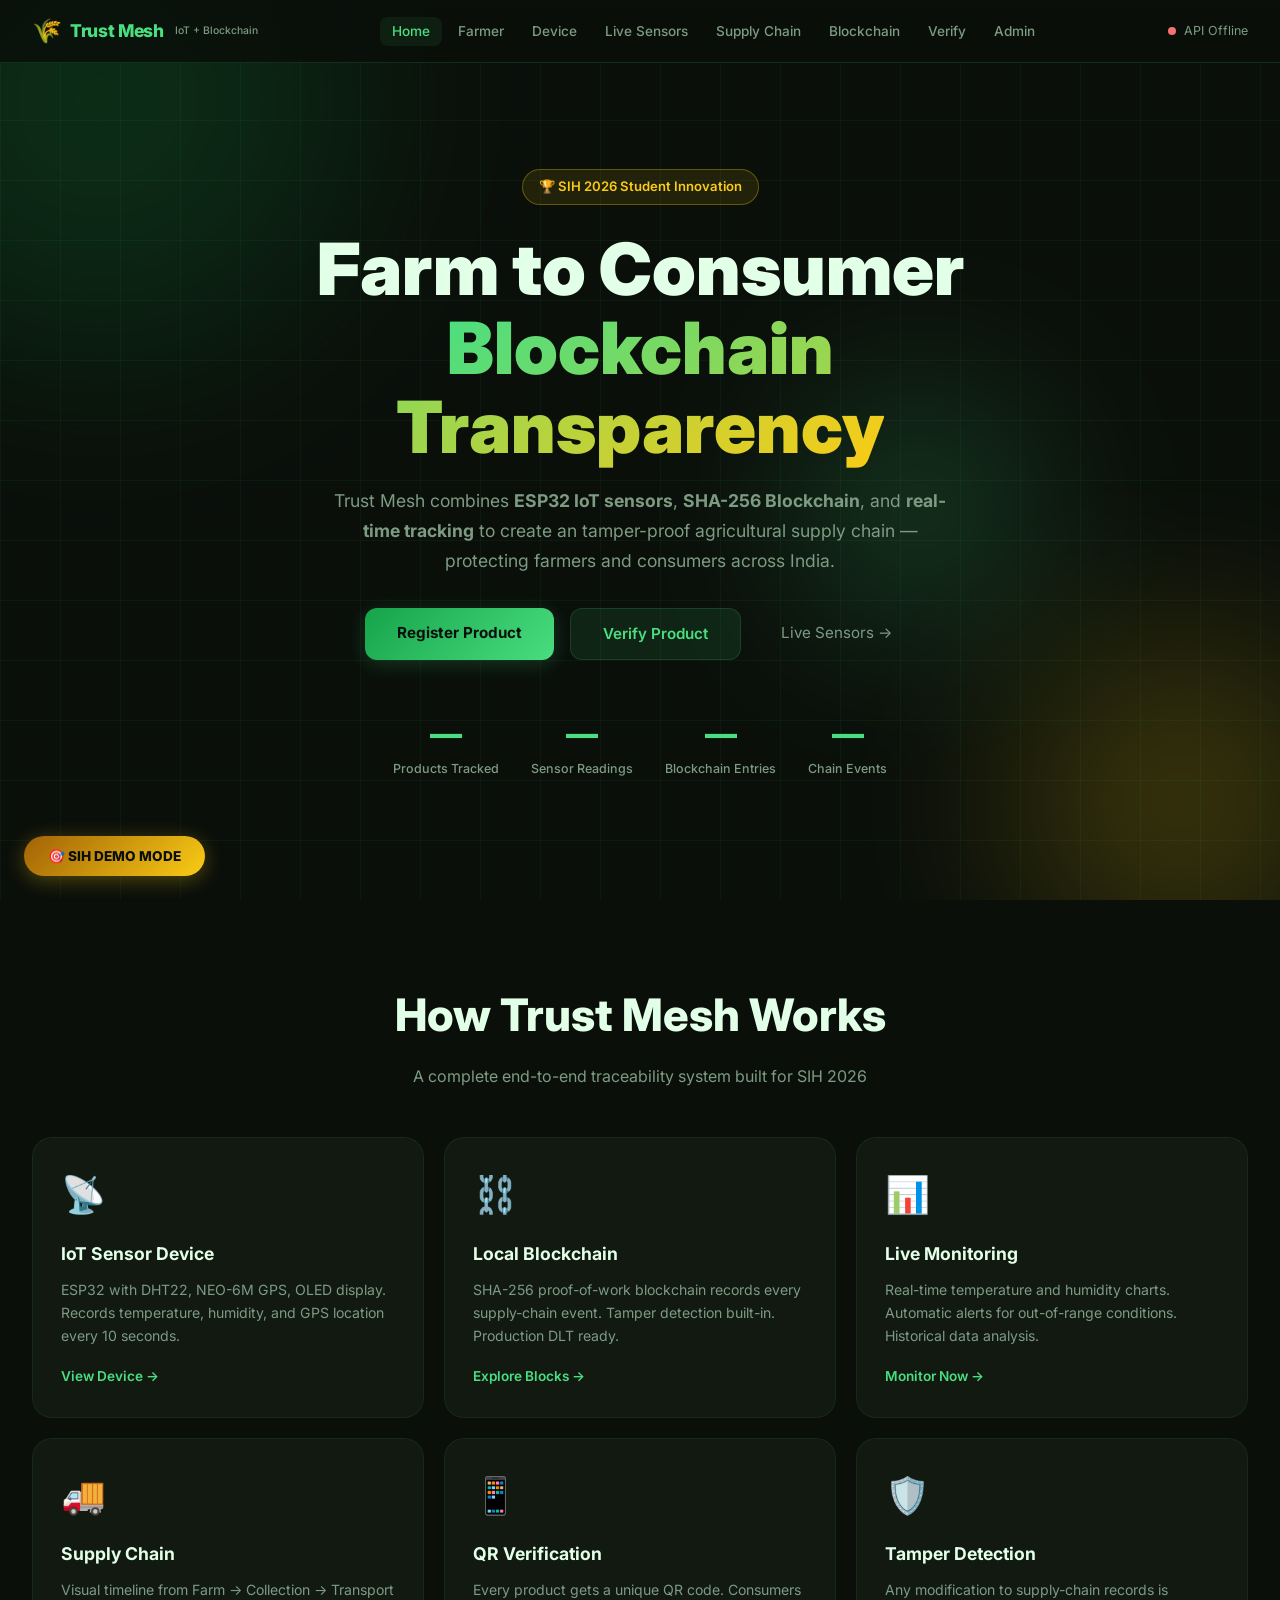
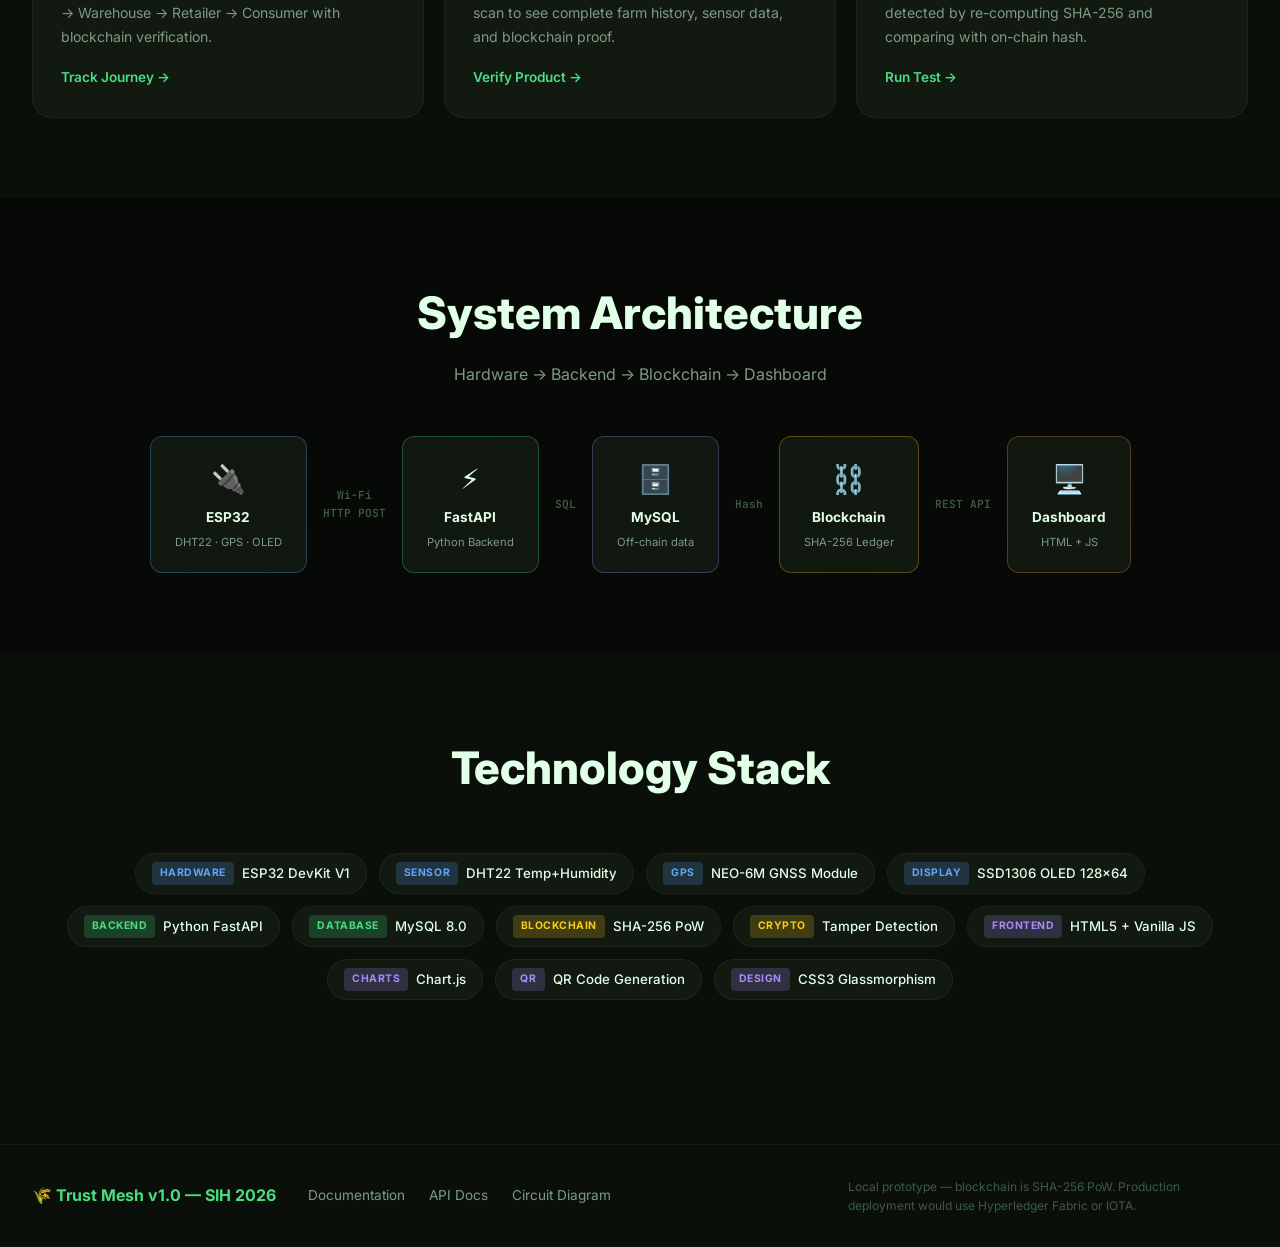
<file: frontend/index.html>
<!DOCTYPE html>
<html lang="en">
<head>
<meta charset="UTF-8">
<meta name="viewport" content="width=device-width, initial-scale=1.0">
<title>Trust Mesh — Blockchain-Powered Agricultural Supply Chain</title>
<meta name="description" content="Trust Mesh: IoT + Blockchain supply-chain traceability for Indian agriculture. Farm to consumer transparency.">
<link rel="preconnect" href="https://fonts.googleapis.com">
<link href="https://fonts.googleapis.com/css2?family=Inter:wght@300;400;500;600;700;800;900&family=JetBrains+Mono:wght@400;600&display=swap" rel="stylesheet">
<link rel="stylesheet" href="css/main.css">
</head>
<body>

<!-- NAV -->
<nav class="navbar" id="navbar">
  <div class="nav-brand">
    <div class="nav-logo">🌾</div>
    <span class="nav-title">Trust Mesh</span>
    <span class="nav-sub">IoT + Blockchain</span>
  </div>
  <ul class="nav-links">
    <li><a href="index.html" class="active">Home</a></li>
    <li><a href="farmer.html">Farmer</a></li>
    <li><a href="hardware.html">Device</a></li>
    <li><a href="monitor.html">Live Sensors</a></li>
    <li><a href="supply.html">Supply Chain</a></li>
    <li><a href="blockchain.html">Blockchain</a></li>
    <li><a href="verify.html">Verify</a></li>
    <li><a href="admin.html">Admin</a></li>
  </ul>
  <div class="nav-status">
    <div class="status-dot" id="apiDot" title="API Status"></div>
    <span id="apiStatus">Connecting...</span>
  </div>
</nav>

<!-- HERO -->
<section class="hero">
  <div class="hero-bg">
    <div class="hero-orb orb1"></div>
    <div class="hero-orb orb2"></div>
    <div class="hero-orb orb3"></div>
    <div class="grid-overlay"></div>
  </div>
  <div class="hero-content">
    <div class="hero-badge">🏆 SIH 2026 Student Innovation</div>
    <h1 class="hero-title">
      Farm to Consumer<br>
      <span class="gradient-text">Blockchain Transparency</span>
    </h1>
    <p class="hero-desc">
      Trust Mesh combines <strong>ESP32 IoT sensors</strong>, <strong>SHA-256 Blockchain</strong>,
      and <strong>real-time tracking</strong> to create an tamper-proof agricultural
      supply chain — protecting farmers and consumers across India.
    </p>
    <div class="hero-actions">
      <a href="farmer.html" class="btn-primary">Register Product</a>
      <a href="verify.html" class="btn-secondary">Verify Product</a>
      <a href="monitor.html" class="btn-ghost">Live Sensors →</a>
    </div>
    <div class="hero-stats">
      <div class="hstat"><span class="hstat-val" id="hs-products">—</span><span class="hstat-label">Products Tracked</span></div>
      <div class="hstat"><span class="hstat-val" id="hs-readings">—</span><span class="hstat-label">Sensor Readings</span></div>
      <div class="hstat"><span class="hstat-val" id="hs-blocks">—</span><span class="hstat-label">Blockchain Entries</span></div>
      <div class="hstat"><span class="hstat-val" id="hs-events">—</span><span class="hstat-label">Chain Events</span></div>
    </div>
  </div>
</section>

<!-- FEATURES -->
<section class="section" id="features">
  <div class="section-header">
    <h2>How Trust Mesh Works</h2>
    <p>A complete end-to-end traceability system built for SIH 2026</p>
  </div>
  <div class="feature-grid">
    <div class="feature-card">
      <div class="feature-icon">📡</div>
      <h3>IoT Sensor Device</h3>
      <p>ESP32 with DHT22, NEO-6M GPS, OLED display. Records temperature, humidity, and GPS location every 10 seconds.</p>
      <a href="hardware.html" class="feature-link">View Device →</a>
    </div>
    <div class="feature-card">
      <div class="feature-icon">⛓️</div>
      <h3>Local Blockchain</h3>
      <p>SHA-256 proof-of-work blockchain records every supply-chain event. Tamper detection built-in. Production DLT ready.</p>
      <a href="blockchain.html" class="feature-link">Explore Blocks →</a>
    </div>
    <div class="feature-card">
      <div class="feature-icon">📊</div>
      <h3>Live Monitoring</h3>
      <p>Real-time temperature and humidity charts. Automatic alerts for out-of-range conditions. Historical data analysis.</p>
      <a href="monitor.html" class="feature-link">Monitor Now →</a>
    </div>
    <div class="feature-card">
      <div class="feature-icon">🚚</div>
      <h3>Supply Chain</h3>
      <p>Visual timeline from Farm → Collection → Transport → Warehouse → Retailer → Consumer with blockchain verification.</p>
      <a href="supply.html" class="feature-link">Track Journey →</a>
    </div>
    <div class="feature-card">
      <div class="feature-icon">📱</div>
      <h3>QR Verification</h3>
      <p>Every product gets a unique QR code. Consumers scan to see complete farm history, sensor data, and blockchain proof.</p>
      <a href="verify.html" class="feature-link">Verify Product →</a>
    </div>
    <div class="feature-card">
      <div class="feature-icon">🛡️</div>
      <h3>Tamper Detection</h3>
      <p>Any modification to supply-chain records is detected by re-computing SHA-256 and comparing with on-chain hash.</p>
      <a href="admin.html" class="feature-link">Run Test →</a>
    </div>
  </div>
</section>

<!-- ARCHITECTURE -->
<section class="section dark-section">
  <div class="section-header">
    <h2>System Architecture</h2>
    <p>Hardware → Backend → Blockchain → Dashboard</p>
  </div>
  <div class="arch-flow">
    <div class="arch-node sensor-node">
      <div class="arch-icon">🔌</div>
      <strong>ESP32</strong>
      <small>DHT22 · GPS · OLED</small>
    </div>
    <div class="arch-arrow">Wi-Fi<br>HTTP POST</div>
    <div class="arch-node api-node">
      <div class="arch-icon">⚡</div>
      <strong>FastAPI</strong>
      <small>Python Backend</small>
    </div>
    <div class="arch-arrow">SQL</div>
    <div class="arch-node db-node">
      <div class="arch-icon">🗄️</div>
      <strong>MySQL</strong>
      <small>Off-chain data</small>
    </div>
    <div class="arch-arrow">Hash</div>
    <div class="arch-node chain-node">
      <div class="arch-icon">⛓️</div>
      <strong>Blockchain</strong>
      <small>SHA-256 Ledger</small>
    </div>
    <div class="arch-arrow">REST API</div>
    <div class="arch-node dash-node">
      <div class="arch-icon">🖥️</div>
      <strong>Dashboard</strong>
      <small>HTML + JS</small>
    </div>
  </div>
</section>

<!-- TECH STACK -->
<section class="section">
  <div class="section-header">
    <h2>Technology Stack</h2>
  </div>
  <div class="tech-grid">
    <div class="tech-item"><span class="tech-badge hardware">HARDWARE</span> ESP32 DevKit V1</div>
    <div class="tech-item"><span class="tech-badge hardware">SENSOR</span> DHT22 Temp+Humidity</div>
    <div class="tech-item"><span class="tech-badge hardware">GPS</span> NEO-6M GNSS Module</div>
    <div class="tech-item"><span class="tech-badge hardware">DISPLAY</span> SSD1306 OLED 128×64</div>
    <div class="tech-item"><span class="tech-badge backend">BACKEND</span> Python FastAPI</div>
    <div class="tech-item"><span class="tech-badge backend">DATABASE</span> MySQL 8.0</div>
    <div class="tech-item"><span class="tech-badge chain">BLOCKCHAIN</span> SHA-256 PoW</div>
    <div class="tech-item"><span class="tech-badge chain">CRYPTO</span> Tamper Detection</div>
    <div class="tech-item"><span class="tech-badge frontend">FRONTEND</span> HTML5 + Vanilla JS</div>
    <div class="tech-item"><span class="tech-badge frontend">CHARTS</span> Chart.js</div>
    <div class="tech-item"><span class="tech-badge frontend">QR</span> QR Code Generation</div>
    <div class="tech-item"><span class="tech-badge frontend">DESIGN</span> CSS3 Glassmorphism</div>
  </div>
</section>

<!-- DEMO MODE BUTTON -->
<div class="demo-float" id="demoBtn">
  <button class="btn-demo" onclick="window.location.href='admin.html#demo'">
    🎯 SIH DEMO MODE
  </button>
</div>

<!-- SIM BANNER -->
<div class="sim-banner" id="simBanner" style="display:none">
  ⚠️ <strong>SIMULATION MODE ACTIVE</strong> — Data generated by software, not physical hardware
  <button onclick="stopSim()" class="sim-stop-btn">Stop Simulation</button>
</div>

<footer class="footer">
  <div class="footer-content">
    <div class="footer-brand">🌾 Trust Mesh v1.0 — SIH 2026</div>
    <div class="footer-links">
      <a href="docs/README.md">Documentation</a>
      <a href="docs/API.md">API Docs</a>
      <a href="docs/CIRCUIT.md">Circuit Diagram</a>
    </div>
    <div class="footer-note">Local prototype — blockchain is SHA-256 PoW. Production deployment would use Hyperledger Fabric or IOTA.</div>
  </div>
</footer>

<script src="js/api.js"></script>
<script src="js/app.js"></script>
<script>
  async function init() {
    const stats = await API.getStats();
    if (stats) {
      document.getElementById('hs-products').textContent = stats.products || 0;
      document.getElementById('hs-readings').textContent = stats.sensor_readings || 0;
      document.getElementById('hs-blocks').textContent   = stats.blockchain_txns || 0;
      document.getElementById('hs-events').textContent   = stats.supply_events || 0;
      if (stats.simulation_mode) showSimBanner();
    }
  }
  function showSimBanner() {
    document.getElementById('simBanner').style.display = 'flex';
  }
  async function stopSim() {
    await API.stopSimulation();
    document.getElementById('simBanner').style.display = 'none';
  }
  init();
  checkAPIStatus();
  setInterval(init, 10000);
</script>
</body>
</html>
</file>
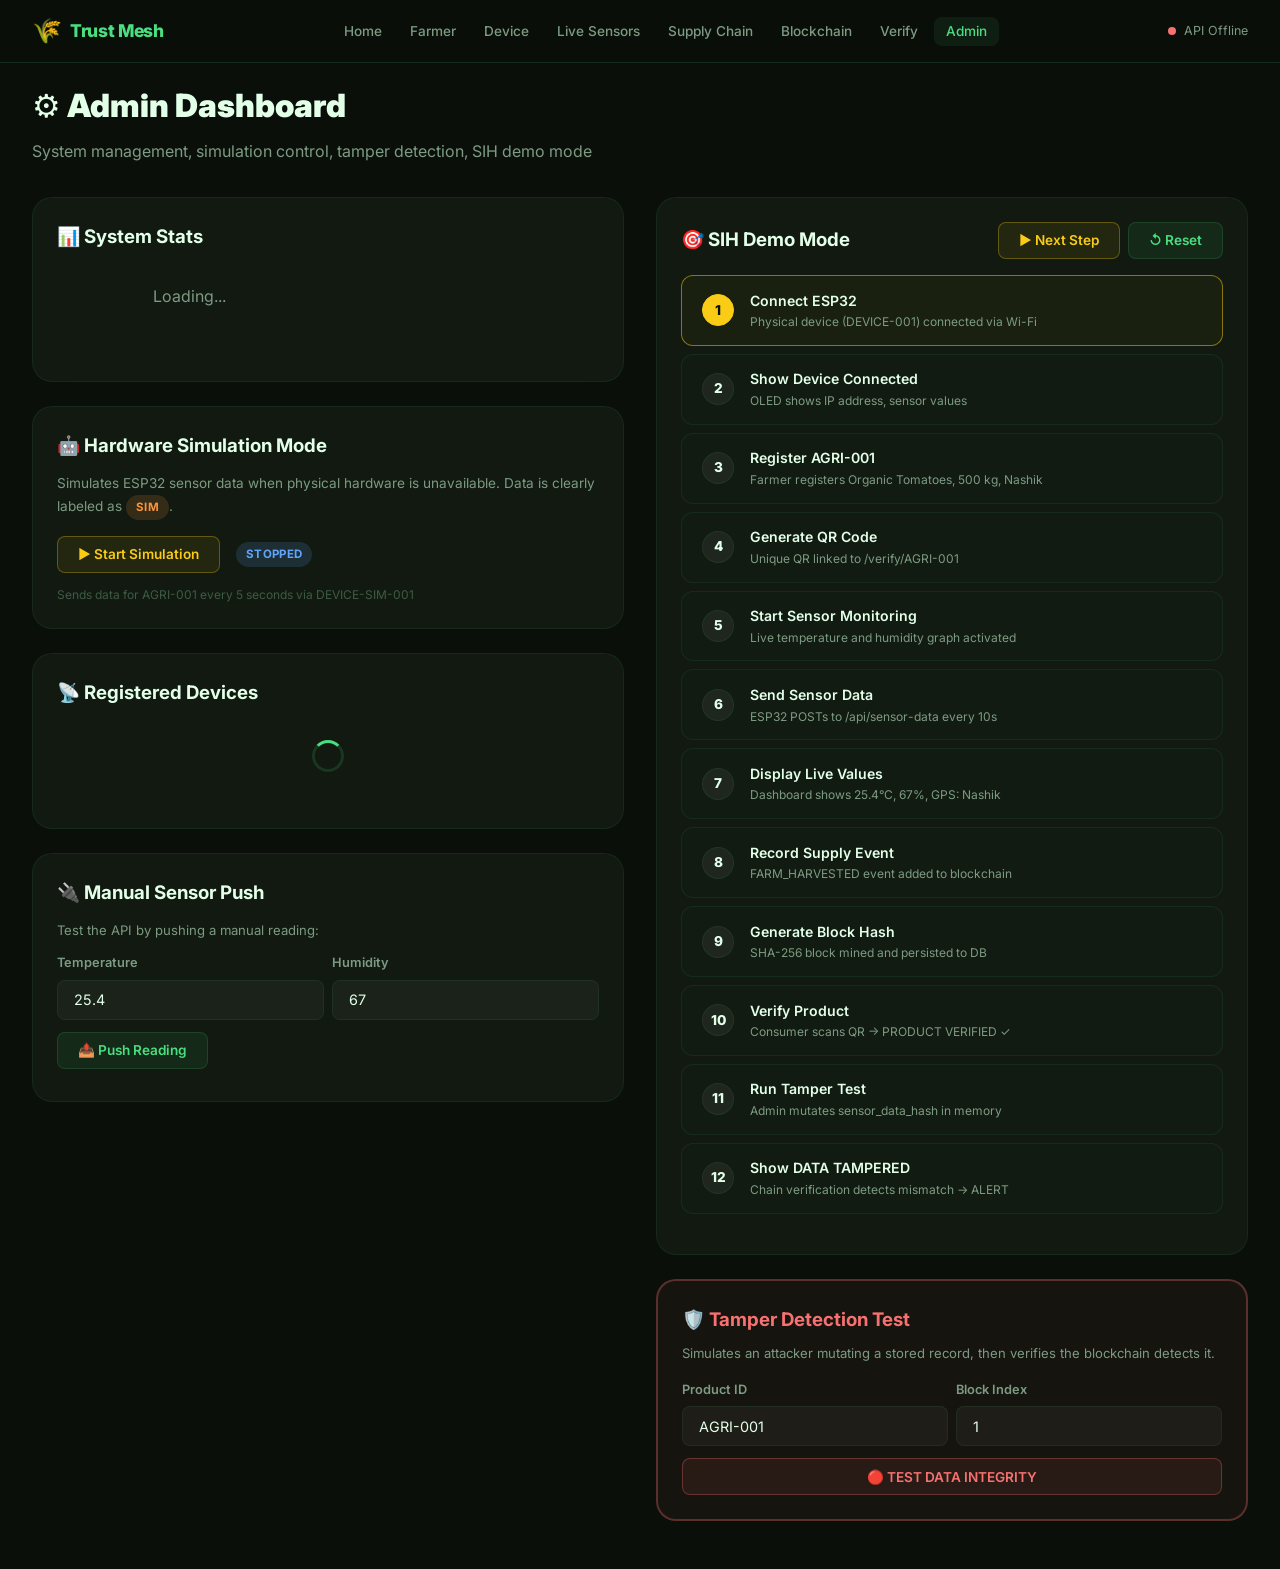
<file: frontend/admin.html>
<!DOCTYPE html>
<html lang="en">
<head>
<meta charset="UTF-8"><meta name="viewport" content="width=device-width,initial-scale=1">
<title>Admin Dashboard — Trust Mesh</title>
<link rel="preconnect" href="https://fonts.googleapis.com">
<link href="https://fonts.googleapis.com/css2?family=Inter:wght@300;400;500;600;700;800;900&family=JetBrains+Mono:wght@400;600&display=swap" rel="stylesheet">
<link rel="stylesheet" href="css/main.css">
<style>
.admin-page { padding: 80px 2rem 3rem; max-width: 1300px; margin: 0 auto; }
.demo-step {
  display: flex; align-items: center; gap: 1rem;
  padding: .85rem 1.25rem; border-radius: var(--radius);
  background: var(--c-panel); border: 1px solid var(--c-border2);
  margin-bottom: .5rem; transition: var(--transition);
}
.demo-step.done   { border-color: rgba(74,222,128,.4); background: rgba(74,222,128,.04); }
.demo-step.active { border-color: rgba(250,204,21,.5); background: rgba(250,204,21,.04); }
.demo-step-num {
  width: 32px; height: 32px; border-radius: 50%; flex-shrink: 0;
  display: flex; align-items: center; justify-content: center;
  font-weight: 800; font-size: .85rem;
  background: rgba(255,255,255,.05); border: 1px solid var(--c-border2);
}
.demo-step.done   .demo-step-num { background: var(--c-green); color: #0a0f0a; border-color: var(--c-green); }
.demo-step.active .demo-step-num { background: var(--c-gold); color: #0a0f0a; border-color: var(--c-gold); animation: pulse 1s infinite; }

.tamper-box {
  padding: 1.5rem; border-radius: var(--radius-lg);
  border: 2px solid rgba(248,113,113,.3); background: rgba(248,113,113,.05);
}
.tamper-result {
  margin-top: 1rem; padding: 1rem; border-radius: var(--radius);
  font-family: var(--font-mono); font-size: .82rem; display: none;
}
.tamper-tampered {
  background: rgba(248,113,113,.15); border: 1px solid rgba(248,113,113,.4);
  color: var(--c-red); animation: tamperBlink .5s infinite;
}
.tamper-valid {
  background: rgba(74,222,128,.1); border: 1px solid rgba(74,222,128,.3);
  color: var(--c-green);
}

.sim-control {
  display: flex; gap: 1rem; align-items: center; flex-wrap: wrap;
}
</style>
</head>
<body>
<nav class="navbar">
  <div class="nav-brand"><div class="nav-logo">🌾</div><span class="nav-title">Trust Mesh</span></div>
  <ul class="nav-links">
    <li><a href="index.html">Home</a></li>
    <li><a href="farmer.html">Farmer</a></li>
    <li><a href="hardware.html">Device</a></li>
    <li><a href="monitor.html">Live Sensors</a></li>
    <li><a href="supply.html">Supply Chain</a></li>
    <li><a href="blockchain.html">Blockchain</a></li>
    <li><a href="verify.html">Verify</a></li>
    <li><a href="admin.html" class="active">Admin</a></li>
  </ul>
  <div class="nav-status"><div class="status-dot" id="apiDot"></div><span id="apiStatus">Connecting...</span></div>
</nav>

<div class="admin-page">
  <h1 class="page-title" style="font-size:2rem;padding:0;margin-bottom:.5rem">⚙️ Admin Dashboard</h1>
  <p style="color:var(--c-text-muted);margin-bottom:2rem">System management, simulation control, tamper detection, SIH demo mode</p>

  <div style="display:grid;grid-template-columns:1fr 1fr;gap:2rem;align-items:start">

    <!-- Left -->
    <div style="display:flex;flex-direction:column;gap:1.5rem">

      <!-- Stats -->
      <div class="glass-card">
        <h3 style="margin-bottom:1rem">📊 System Stats</h3>
        <div class="metric-grid" style="grid-template-columns:1fr 1fr;gap:.75rem" id="adminStats">
          <div style="text-align:center;padding:1rem;color:var(--c-text-muted)">Loading...</div>
        </div>
      </div>

      <!-- Simulation control -->
      <div class="glass-card">
        <h3 style="margin-bottom:.75rem">🤖 Hardware Simulation Mode</h3>
        <p style="font-size:.85rem;color:var(--c-text-muted);margin-bottom:1rem">
          Simulates ESP32 sensor data when physical hardware is unavailable.
          Data is clearly labeled as <span class="badge badge-orange">SIM</span>.
        </p>
        <div class="sim-control">
          <button class="btn btn-gold" id="startSimBtn" onclick="startSim()">▶ Start Simulation</button>
          <button class="btn btn-danger" id="stopSimBtn" onclick="stopSim()" style="display:none">⏹ Stop Simulation</button>
          <span id="simStatus" class="badge badge-blue">STOPPED</span>
        </div>
        <div style="font-size:.75rem;color:var(--c-text-dim);margin-top:.75rem">Sends data for AGRI-001 every 5 seconds via DEVICE-SIM-001</div>
      </div>

      <!-- Devices -->
      <div class="glass-card">
        <h3 style="margin-bottom:1rem">📡 Registered Devices</h3>
        <div id="deviceList"><div class="spinner"></div></div>
      </div>

      <!-- API test -->
      <div class="glass-card">
        <h3 style="margin-bottom:.75rem">🔌 Manual Sensor Push</h3>
        <p style="font-size:.82rem;color:var(--c-text-muted);margin-bottom:.75rem">Test the API by pushing a manual reading:</p>
        <div class="form-grid" style="gap:.5rem;margin-bottom:.75rem">
          <div class="form-group"><label>Temperature</label><input type="number" id="manTemp" value="25.4" step="0.1"></div>
          <div class="form-group"><label>Humidity</label><input type="number" id="manHum" value="67" step="0.1"></div>
        </div>
        <button class="btn" onclick="pushManual()">📤 Push Reading</button>
        <div id="manualResult" style="margin-top:.5rem;font-size:.8rem"></div>
      </div>
    </div>

    <!-- Right: Demo Mode + Tamper -->
    <div style="display:flex;flex-direction:column;gap:1.5rem">

      <!-- SIH Demo Mode -->
      <div class="glass-card" id="demo">
        <div style="display:flex;align-items:center;justify-content:space-between;margin-bottom:1rem">
          <h3>🎯 SIH Demo Mode</h3>
          <div style="display:flex;gap:.5rem">
            <button class="btn btn-gold" onclick="runNextStep()">▶ Next Step</button>
            <button class="btn" onclick="resetDemo()">↺ Reset</button>
          </div>
        </div>
        <div id="demoSteps"></div>
        <div id="demoOutput" style="margin-top:1rem;font-size:.82rem;color:var(--c-text-muted);font-family:var(--font-mono)"></div>
      </div>

      <!-- Tamper Detection -->
      <div class="tamper-box">
        <h3 style="margin-bottom:.5rem;color:var(--c-red)">🛡️ Tamper Detection Test</h3>
        <p style="font-size:.82rem;color:var(--c-text-muted);margin-bottom:1rem">
          Simulates an attacker mutating a stored record, then verifies the blockchain detects it.
        </p>
        <div class="form-grid" style="gap:.5rem;margin-bottom:.75rem">
          <div class="form-group"><label>Product ID</label><input type="text" id="tamperId" value="AGRI-001"></div>
          <div class="form-group"><label>Block Index</label><input type="number" id="tamperBlock" value="1" min="0"></div>
        </div>
        <button class="btn btn-danger" onclick="runTamperTest()" style="width:100%;justify-content:center">
          🔴 TEST DATA INTEGRITY
        </button>
        <div id="tamperResult" class="tamper-result"></div>
      </div>

    </div>
  </div>
</div>

<div class="sim-banner" id="simBanner" style="display:none">
  ⚠️ <strong>SIMULATION MODE ACTIVE</strong> — Data generated by software, not physical hardware
  <button onclick="stopSim()" class="sim-stop-btn">Stop Simulation</button>
</div>

<script src="js/api.js"></script>
<script src="js/app.js"></script>
<script>
let demoStep = 0;

// ---- Demo mode -----------------------------------------------
function renderDemoSteps() {
  const steps = window.DEMO_STEPS || [];
  document.getElementById('demoSteps').innerHTML = steps.map((s,i) => `
    <div class="demo-step" id="dstep-${s.id}">
      <div class="demo-step-num">${i < demoStep ? '✓' : s.id}</div>
      <div>
        <div style="font-weight:600;font-size:.88rem">${s.label}</div>
        <div style="font-size:.75rem;color:var(--c-text-muted)">${s.desc}</div>
      </div>
    </div>`).join('');
  // Mark done/active
  steps.forEach((s,i) => {
    const el = document.getElementById(`dstep-${s.id}`);
    if (i < demoStep)     el.className = 'demo-step done';
    else if (i===demoStep) el.className = 'demo-step active';
    else                   el.className = 'demo-step';
  });
}

async function runNextStep() {
  const steps = window.DEMO_STEPS || [];
  if (demoStep >= steps.length) { toast('Demo complete! Click Reset to restart.', 'success'); return; }

  const step = steps[demoStep];
  const out = document.getElementById('demoOutput');
  out.textContent = `▶ Executing: ${step.label}...`;

  // Perform actual actions for key steps
  try {
    if (step.id === 3) {
      await API.registerProduct({ product_id:'AGRI-001', farmer_user_id:'USER-FARMER-001', name:'Organic Tomatoes', category:'Vegetable', quantity:500, unit:'kg', harvest_date:'2026-09-20', origin_location:'Nashik, Maharashtra' });
      out.textContent = '✓ Product AGRI-001 registered — Genesis block created';
    } else if (step.id === 6) {
      await API.sendSensorData({ device_id:'DEVICE-001', product_id:'AGRI-001', temperature:25.4, humidity:67, latitude:20.0059, longitude:73.7897, timestamp:new Date().toISOString(), is_simulated:false });
      out.textContent = '✓ Sensor data sent: T=25.4°C H=67% GPS=Nashik';
    } else if (step.id === 8) {
      await API.addSupplyEvent({ product_id:'AGRI-001', user_id:'USER-FARMER-001', event_type:'FARM_HARVESTED', location:'Nashik, Maharashtra', notes:'Batch A — Premium quality' });
      out.textContent = '✓ FARM_HARVESTED event recorded on blockchain';
    } else if (step.id === 12) {
      const r = await API.tamperTest({ product_id:'AGRI-001', block_index:1 });
      const anyTampered = r.report?.blocks?.some(b => b.status === 'TAMPERED');
      out.innerHTML = anyTampered
        ? '<span style="color:var(--c-red);font-weight:700;animation:tamperBlink .5s infinite">🚨 DATA TAMPERED — Hash mismatch detected!</span>'
        : '✓ Chain valid — No tampering detected';
    } else {
      out.textContent = `✓ ${step.label} — ${step.desc}`;
    }
  } catch(e) {
    out.textContent = `⚠ ${e.message} (may already exist — continuing)`;
  }

  demoStep++;
  renderDemoSteps();
}

function resetDemo() { demoStep = 0; renderDemoSteps(); document.getElementById('demoOutput').textContent = 'Demo reset. Click "Next Step" to begin.'; }

// ---- Tamper test ---------------------------------------------
async function runTamperTest() {
  const pid   = document.getElementById('tamperId').value;
  const block = parseInt(document.getElementById('tamperBlock').value);
  const el    = document.getElementById('tamperResult');

  el.style.display = 'block';
  el.className = 'tamper-result';
  el.textContent = 'Running integrity check...';

  try {
    const r = await API.tamperTest({ product_id: pid, block_index: block });
    const anyTampered = r.report?.blocks?.some(b => b.status === 'TAMPERED');

    if (anyTampered) {
      el.className = 'tamper-result tamper-tampered';
      el.innerHTML = `🚨 DATA TAMPERED!\n\nField mutated: ${r.mutated_field}\n` +
        r.report.blocks.filter(b=>b.status==='TAMPERED').map(b=>
          `Block #${b.block_index}: stored=${b.stored_hash?.slice(0,16)}... ≠ recomputed=${b.recomputed?.slice(0,16)}...`
        ).join('\n');
    } else {
      el.className = 'tamper-result tamper-valid';
      el.textContent = '✓ DATA VERIFIED — All hashes match. Chain is intact.';
    }
    toast(anyTampered ? '🚨 Tamper detected!' : '✓ Data verified', anyTampered ? 'error' : 'success');
  } catch(e) {
    el.textContent = '❌ ' + e.message;
    toast(e.message, 'error');
  }
}

// ---- Simulation ---------------------------------------------
async function startSim() {
  try {
    await API.startSimulation();
    document.getElementById('startSimBtn').style.display = 'none';
    document.getElementById('stopSimBtn').style.display  = 'flex';
    document.getElementById('simStatus').textContent = 'RUNNING';
    document.getElementById('simStatus').className   = 'badge badge-green';
    document.getElementById('simBanner').style.display = 'flex';
    toast('Simulation started!', 'success');
  } catch(e) { toast(e.message, 'error'); }
}

async function stopSim() {
  try {
    await API.stopSimulation();
    document.getElementById('startSimBtn').style.display = 'flex';
    document.getElementById('stopSimBtn').style.display  = 'none';
    document.getElementById('simStatus').textContent = 'STOPPED';
    document.getElementById('simStatus').className   = 'badge badge-blue';
    document.getElementById('simBanner').style.display = 'none';
    toast('Simulation stopped.', 'success');
  } catch(e) { toast(e.message, 'error'); }
}

// ---- Manual push --------------------------------------------
async function pushManual() {
  const t = parseFloat(document.getElementById('manTemp').value);
  const h = parseFloat(document.getElementById('manHum').value);
  try {
    const r = await API.sendSensorData({ device_id:'DEVICE-001', product_id:'AGRI-001', temperature:t, humidity:h, latitude:20.0059, longitude:73.7897, timestamp:new Date().toISOString(), is_simulated:false });
    document.getElementById('manualResult').innerHTML = `<span style="color:var(--c-green)">✓ Hash: ${shortHash(r.data_hash)}</span>`;
    toast('Reading pushed!', 'success');
  } catch(e) {
    document.getElementById('manualResult').innerHTML = `<span style="color:var(--c-red)">❌ ${e.message}</span>`;
  }
}

// ---- Stats --------------------------------------------------
async function loadStats() {
  try {
    const s = await API.getStats();
    document.getElementById('adminStats').innerHTML = `
      <div class="metric-card"><div class="metric-label">Products</div><div class="metric-val metric-ok">${s.products}</div></div>
      <div class="metric-card"><div class="metric-label">Sensor Readings</div><div class="metric-val metric-humid">${s.sensor_readings}</div></div>
      <div class="metric-card"><div class="metric-label">Supply Events</div><div class="metric-val metric-temp">${s.supply_events}</div></div>
      <div class="metric-card"><div class="metric-label">Blockchain Records</div><div class="metric-val metric-chain">${s.blockchain_txns}</div></div>`;

    if (s.simulation_mode) {
      document.getElementById('startSimBtn').style.display = 'none';
      document.getElementById('stopSimBtn').style.display  = 'flex';
      document.getElementById('simStatus').textContent = 'RUNNING';
      document.getElementById('simStatus').className   = 'badge badge-green';
      document.getElementById('simBanner').style.display = 'flex';
    }
  } catch(e) { console.error(e); }
}

async function loadDevices() {
  try {
    const res = await API.getDevices();
    const devices = res.devices || [];
    document.getElementById('deviceList').innerHTML = devices.map(d => `
      <div style="display:flex;align-items:center;gap:.75rem;padding:.6rem;border-bottom:1px solid var(--c-border2)">
        <div style="font-size:1.5rem">📡</div>
        <div style="flex:1">
          <div style="font-weight:700;font-size:.88rem">${d.device_id}</div>
          <div style="font-size:.75rem;color:var(--c-text-muted)">${d.owner_name} · ${d.firmware_ver}</div>
        </div>
        <span class="badge ${d.is_active ? 'badge-green' : 'badge-red'}">${d.is_active ? 'ACTIVE' : 'INACTIVE'}</span>
      </div>`).join('');
  } catch(e) { console.error(e); }
}

renderDemoSteps();
loadStats();
loadDevices();
setInterval(loadStats, 10000);

// Hash from #demo in URL
if (window.location.hash === '#demo') {
  document.getElementById('demo').scrollIntoView({ behavior: 'smooth' });
}
</script>
</body>
</html>
</file>
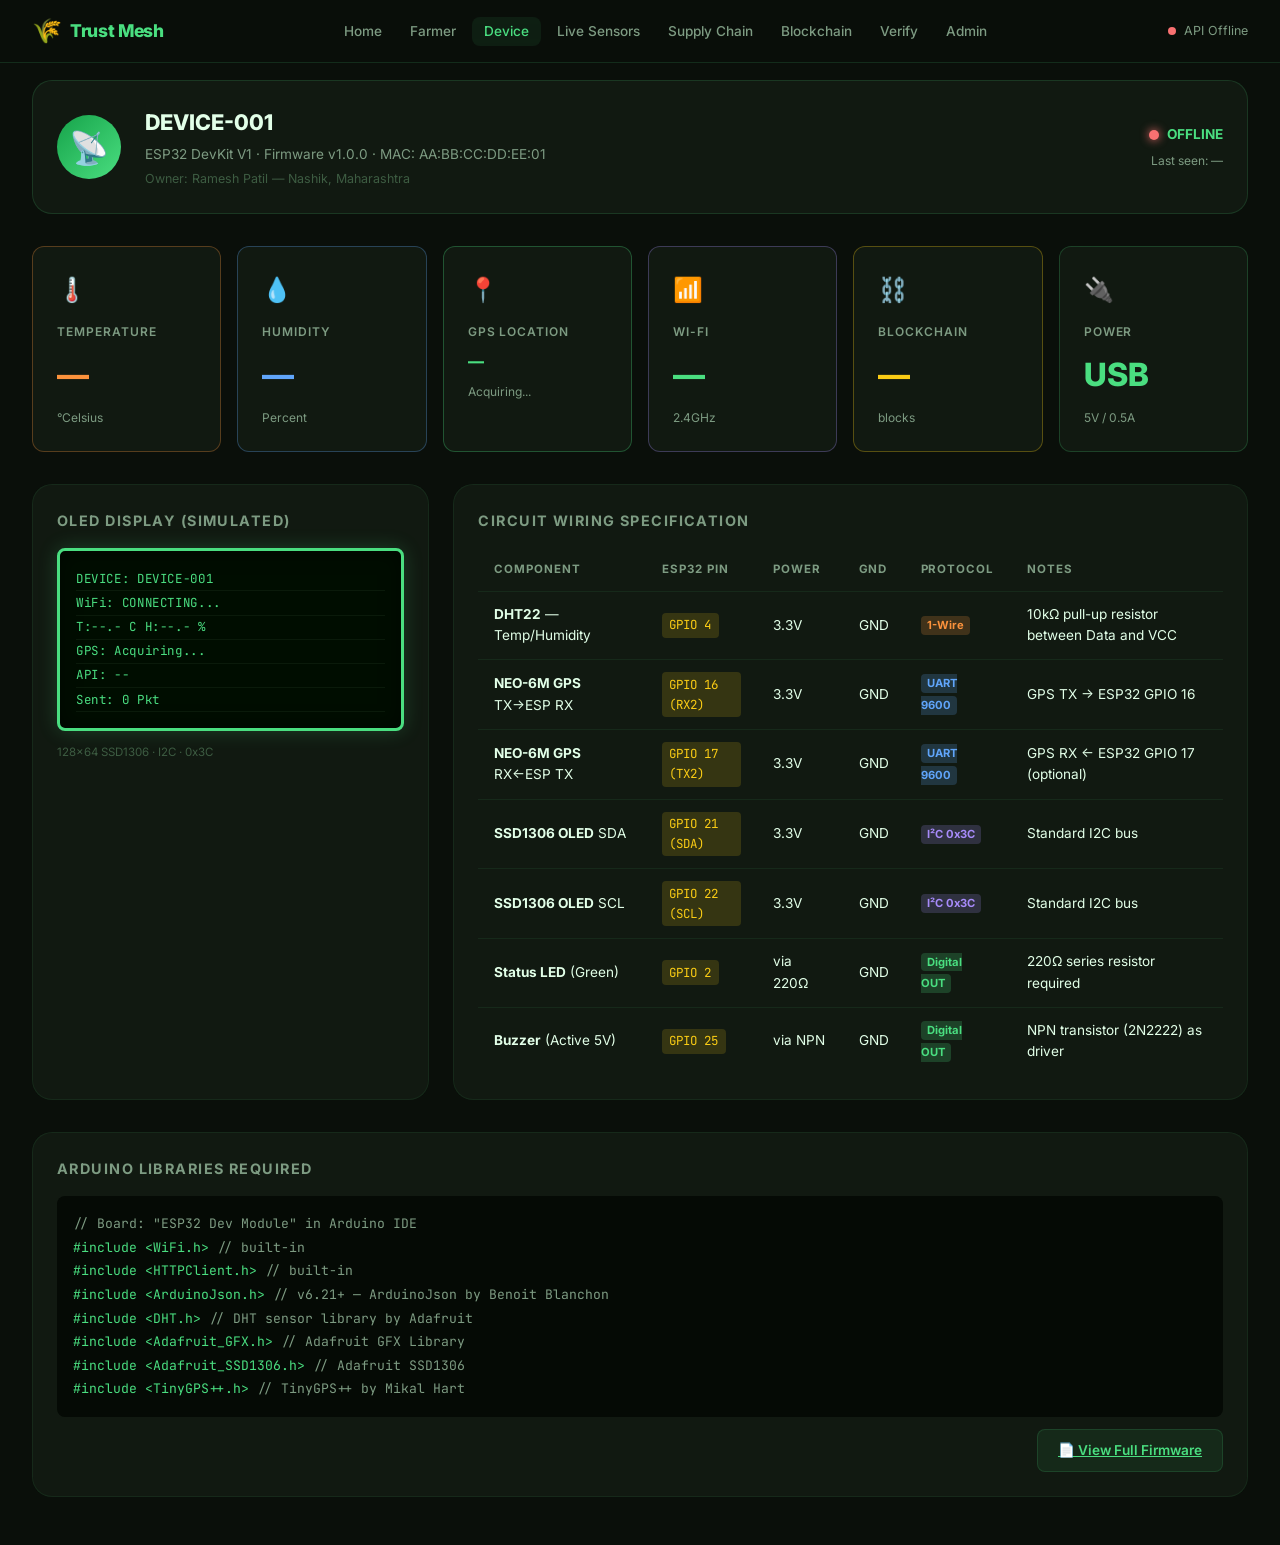
<file: frontend/hardware.html>
<!DOCTYPE html>
<html lang="en">
<head>
<meta charset="UTF-8"><meta name="viewport" content="width=device-width,initial-scale=1">
<title>Hardware Dashboard — Trust Mesh</title>
<meta name="description" content="Live ESP32 hardware status, sensor values, device connection status.">
<link rel="preconnect" href="https://fonts.googleapis.com">
<link href="https://fonts.googleapis.com/css2?family=Inter:wght@300;400;500;600;700;800;900&family=JetBrains+Mono:wght@400;600&display=swap" rel="stylesheet">
<link rel="stylesheet" href="css/main.css">
<style>
.hw-page { padding: 80px 2rem 3rem; max-width: 1400px; margin: 0 auto; }
.device-header {
  display: flex; align-items: center; gap: 1.5rem;
  padding: 1.5rem; border-radius: var(--radius-lg);
  background: var(--c-panel); border: 1px solid var(--c-border);
  margin-bottom: 2rem;
}
.device-avatar {
  width: 64px; height: 64px; border-radius: 50%;
  background: linear-gradient(135deg, var(--c-green-d), var(--c-green));
  display: flex; align-items: center; justify-content: center; font-size: 2rem;
  flex-shrink: 0;
}
.device-info h2 { font-size: 1.35rem; font-weight: 800; margin-bottom: .25rem; }
.device-info p  { color: var(--c-text-muted); font-size: .85rem; }
.device-status  { margin-left: auto; display: flex; flex-direction: column; align-items: flex-end; gap: .35rem; }
.live-indicator {
  display: flex; align-items: center; gap: .5rem;
  font-size: .85rem; font-weight: 700; color: var(--c-green);
}
.live-dot {
  width: 10px; height: 10px; border-radius: 50%;
  background: var(--c-green); animation: livePulse 1.5s infinite;
  box-shadow: 0 0 10px var(--c-green);
}
@keyframes livePulse { 0%,100%{opacity:1;transform:scale(1)} 50%{opacity:.5;transform:scale(.8)} }
.live-dot.offline { background: var(--c-red); box-shadow: 0 0 10px var(--c-red); animation: none; }

.metric-card.temp-card  { border-color: rgba(251,146,60,.3); }
.metric-card.humid-card { border-color: rgba(96,165,250,.3); }
.metric-card.gps-card   { border-color: rgba(74,222,128,.3); }
.metric-card.chain-card { border-color: rgba(250,204,21,.3); }
.metric-card.wifi-card  { border-color: rgba(167,139,250,.3); }
.metric-card.bat-card   { border-color: rgba(74,222,128,.2); }

.oled-sim {
  background: #000d00; border: 3px solid #4ade80; border-radius: 8px;
  padding: 1rem; font-family: var(--font-mono); font-size: .78rem;
  color: #4ade80; line-height: 1.6; min-height: 120px;
  box-shadow: 0 0 20px rgba(74,222,128,.2), inset 0 0 20px rgba(0,0,0,.5);
  letter-spacing: .05em;
}
.oled-line { border-bottom: 1px solid #0a1a0a; padding: .1rem 0; }

.wiring-table th { color: var(--c-green); }
.proto-badge {
  padding: .15rem .4rem; border-radius: 4px; font-size: .7rem; font-weight: 700;
}
.proto-i2c    { background: rgba(167,139,250,.2); color: var(--c-purple); }
.proto-uart   { background: rgba(96,165,250,.2);  color: var(--c-blue); }
.proto-1wire  { background: rgba(251,146,60,.2);  color: var(--c-orange); }
.proto-digital{ background: rgba(74,222,128,.2);  color: var(--c-green); }

.pin-badge {
  display: inline-block; padding: .15rem .45rem; border-radius: 4px;
  background: rgba(250,204,21,.15); color: var(--c-gold); font-family: var(--font-mono); font-size: .78rem;
}
</style>
</head>
<body>
<nav class="navbar">
  <div class="nav-brand"><div class="nav-logo">🌾</div><span class="nav-title">Trust Mesh</span></div>
  <ul class="nav-links">
    <li><a href="index.html">Home</a></li>
    <li><a href="farmer.html">Farmer</a></li>
    <li><a href="hardware.html" class="active">Device</a></li>
    <li><a href="monitor.html">Live Sensors</a></li>
    <li><a href="supply.html">Supply Chain</a></li>
    <li><a href="blockchain.html">Blockchain</a></li>
    <li><a href="verify.html">Verify</a></li>
    <li><a href="admin.html">Admin</a></li>
  </ul>
  <div class="nav-status"><div class="status-dot" id="apiDot"></div><span id="apiStatus">Connecting...</span></div>
</nav>

<div class="hw-page">
  <!-- Device header -->
  <div class="device-header">
    <div class="device-avatar">📡</div>
    <div class="device-info">
      <h2 id="devId">DEVICE-001</h2>
      <p>ESP32 DevKit V1 · Firmware v1.0.0 · MAC: AA:BB:CC:DD:EE:01</p>
      <p style="color:var(--c-text-dim);font-size:.78rem;margin-top:.25rem">Owner: Ramesh Patil — Nashik, Maharashtra</p>
    </div>
    <div class="device-status">
      <div class="live-indicator"><div class="live-dot" id="liveDot"></div><span id="liveLabel">Checking...</span></div>
      <span id="lastSeenLabel" style="font-size:.75rem;color:var(--c-text-muted)">Last seen: —</span>
      <span id="simTag" class="badge badge-orange" style="display:none">SIM MODE</span>
    </div>
  </div>

  <!-- Metric cards -->
  <div class="metric-grid" style="grid-template-columns:repeat(auto-fit,minmax(160px,1fr))">
    <div class="metric-card temp-card">
      <div class="metric-icon">🌡️</div>
      <div class="metric-label">Temperature</div>
      <div class="metric-val metric-temp" id="mTemp">—</div>
      <div class="metric-sub">°Celsius</div>
    </div>
    <div class="metric-card humid-card">
      <div class="metric-icon">💧</div>
      <div class="metric-label">Humidity</div>
      <div class="metric-val metric-humid" id="mHumid">—</div>
      <div class="metric-sub">Percent</div>
    </div>
    <div class="metric-card gps-card">
      <div class="metric-icon">📍</div>
      <div class="metric-label">GPS Location</div>
      <div class="metric-val" style="font-size:1rem;color:var(--c-green)" id="mGPS">—</div>
      <div class="metric-sub" id="mCoords">Acquiring...</div>
    </div>
    <div class="metric-card wifi-card">
      <div class="metric-icon">📶</div>
      <div class="metric-label">Wi-Fi</div>
      <div class="metric-val metric-ok" id="mWifi">—</div>
      <div class="metric-sub">2.4GHz</div>
    </div>
    <div class="metric-card chain-card">
      <div class="metric-icon">⛓️</div>
      <div class="metric-label">Blockchain</div>
      <div class="metric-val metric-chain" id="mChain">—</div>
      <div class="metric-sub" id="mBlocks">blocks</div>
    </div>
    <div class="metric-card bat-card">
      <div class="metric-icon">🔌</div>
      <div class="metric-label">Power</div>
      <div class="metric-val metric-ok">USB</div>
      <div class="metric-sub">5V / 0.5A</div>
    </div>
  </div>

  <!-- Two columns: OLED sim + wiring -->
  <div style="display:grid;grid-template-columns:1fr 2fr;gap:1.5rem;margin-bottom:2rem">

    <!-- OLED Simulation -->
    <div class="glass-card">
      <h3 style="margin-bottom:1rem;font-size:.9rem;color:var(--c-text-muted);text-transform:uppercase;letter-spacing:.1em">OLED Display (Simulated)</h3>
      <div class="oled-sim" id="oledSim">
        <div class="oled-line">DEVICE: DEVICE-001</div>
        <div class="oled-line">WiFi: CONNECTING...</div>
        <div class="oled-line">T:--.- C  H:--.-  %</div>
        <div class="oled-line">GPS: Acquiring...</div>
        <div class="oled-line">API: --</div>
        <div class="oled-line">Sent: 0  Pkt</div>
      </div>
      <div style="margin-top:.75rem;font-size:.72rem;color:var(--c-text-dim)">128×64 SSD1306 · I2C · 0x3C</div>
    </div>

    <!-- Wiring Table -->
    <div class="glass-card">
      <h3 style="margin-bottom:1rem;font-size:.9rem;color:var(--c-text-muted);text-transform:uppercase;letter-spacing:.1em">Circuit Wiring Specification</h3>
      <div class="table-wrap">
        <table>
          <thead><tr><th>Component</th><th>ESP32 Pin</th><th>Power</th><th>GND</th><th>Protocol</th><th>Notes</th></tr></thead>
          <tbody>
            <tr>
              <td><strong>DHT22</strong> — Temp/Humidity</td>
              <td><span class="pin-badge">GPIO 4</span></td>
              <td>3.3V</td><td>GND</td>
              <td><span class="proto-badge proto-1wire">1-Wire</span></td>
              <td>10kΩ pull-up resistor between Data and VCC</td>
            </tr>
            <tr>
              <td><strong>NEO-6M GPS</strong> TX→ESP RX</td>
              <td><span class="pin-badge">GPIO 16 (RX2)</span></td>
              <td>3.3V</td><td>GND</td>
              <td><span class="proto-badge proto-uart">UART 9600</span></td>
              <td>GPS TX → ESP32 GPIO 16</td>
            </tr>
            <tr>
              <td><strong>NEO-6M GPS</strong> RX←ESP TX</td>
              <td><span class="pin-badge">GPIO 17 (TX2)</span></td>
              <td>3.3V</td><td>GND</td>
              <td><span class="proto-badge proto-uart">UART 9600</span></td>
              <td>GPS RX ← ESP32 GPIO 17 (optional)</td>
            </tr>
            <tr>
              <td><strong>SSD1306 OLED</strong> SDA</td>
              <td><span class="pin-badge">GPIO 21 (SDA)</span></td>
              <td>3.3V</td><td>GND</td>
              <td><span class="proto-badge proto-i2c">I²C 0x3C</span></td>
              <td>Standard I2C bus</td>
            </tr>
            <tr>
              <td><strong>SSD1306 OLED</strong> SCL</td>
              <td><span class="pin-badge">GPIO 22 (SCL)</span></td>
              <td>3.3V</td><td>GND</td>
              <td><span class="proto-badge proto-i2c">I²C 0x3C</span></td>
              <td>Standard I2C bus</td>
            </tr>
            <tr>
              <td><strong>Status LED</strong> (Green)</td>
              <td><span class="pin-badge">GPIO 2</span></td>
              <td>via 220Ω</td><td>GND</td>
              <td><span class="proto-badge proto-digital">Digital OUT</span></td>
              <td>220Ω series resistor required</td>
            </tr>
            <tr>
              <td><strong>Buzzer</strong> (Active 5V)</td>
              <td><span class="pin-badge">GPIO 25</span></td>
              <td>via NPN</td><td>GND</td>
              <td><span class="proto-badge proto-digital">Digital OUT</span></td>
              <td>NPN transistor (2N2222) as driver</td>
            </tr>
          </tbody>
        </table>
      </div>
    </div>
  </div>

  <!-- Firmware Code Snippet -->
  <div class="glass-card">
    <h3 style="margin-bottom:1rem;font-size:.9rem;color:var(--c-text-muted);text-transform:uppercase;letter-spacing:.1em">Arduino Libraries Required</h3>
    <div style="font-family:var(--font-mono);font-size:.82rem;background:#050a05;border-radius:8px;padding:1rem;line-height:1.8;color:#4ade80">
      <div><span style="color:#7d9b82">// Board: "ESP32 Dev Module" in Arduino IDE</span></div>
      <div>#include &lt;WiFi.h&gt;            <span style="color:#7d9b82">// built-in</span></div>
      <div>#include &lt;HTTPClient.h&gt;      <span style="color:#7d9b82">// built-in</span></div>
      <div>#include &lt;ArduinoJson.h&gt;     <span style="color:#7d9b82">// v6.21+ — ArduinoJson by Benoit Blanchon</span></div>
      <div>#include &lt;DHT.h&gt;             <span style="color:#7d9b82">// DHT sensor library by Adafruit</span></div>
      <div>#include &lt;Adafruit_GFX.h&gt;    <span style="color:#7d9b82">// Adafruit GFX Library</span></div>
      <div>#include &lt;Adafruit_SSD1306.h&gt; <span style="color:#7d9b82">// Adafruit SSD1306</span></div>
      <div>#include &lt;TinyGPS++.h&gt;       <span style="color:#7d9b82">// TinyGPS++ by Mikal Hart</span></div>
    </div>
    <div style="margin-top:.75rem;text-align:right">
      <a href="../esp32/agriledger_firmware.ino" class="btn">📄 View Full Firmware</a>
    </div>
  </div>
</div>

<div class="sim-banner" id="simBanner" style="display:none">
  ⚠️ <strong>SIMULATION MODE ACTIVE</strong> — Data generated by software, not physical hardware
  <button onclick="stopSim()" class="sim-stop-btn">Stop Simulation</button>
</div>
<script src="js/api.js"></script>
<script src="js/app.js"></script>
<script>
let pktCount = 0;

async function updateHardware() {
  try {
    const stats = await API.getStats();
    const latest = stats.latest_reading;

    if (latest) {
      const t = formatNum(latest.temperature, 1);
      const h = formatNum(latest.humidity, 1);
      const lat = formatNum(latest.latitude, 4);
      const lon = formatNum(latest.longitude, 4);
      const isSim = !!latest.is_simulated;

      document.getElementById('mTemp').textContent   = t + '°C';
      document.getElementById('mHumid').textContent  = h + '%';
      document.getElementById('mGPS').textContent    = coordsToCity(latest.latitude, latest.longitude);
      document.getElementById('mCoords').textContent = `${lat}°N, ${lon}°E`;
      document.getElementById('mWifi').textContent   = 'CONNECTED';
      document.getElementById('mChain').textContent  = stats.blockchain_txns || 0;
      document.getElementById('mBlocks').textContent = 'on-chain records';

      pktCount = stats.sensor_readings || 0;

      // OLED simulation
      document.getElementById('oledSim').innerHTML = `
        <div class="oled-line">DEVICE: ${isSim ? 'DEVICE-SIM-001' : 'DEVICE-001'}</div>
        <div class="oled-line">WiFi: CONNECTED</div>
        <div class="oled-line">T:${t}C  H:${h}%</div>
        <div class="oled-line">GPS:${parseFloat(lat).toFixed(3)},${parseFloat(lon).toFixed(3)}</div>
        <div class="oled-line">API: OK</div>
        <div class="oled-line">Sent:${pktCount}  Pkt</div>
      `;

      // Live dot
      document.getElementById('liveDot').classList.remove('offline');
      document.getElementById('liveLabel').textContent = 'CONNECTED ✓';
      document.getElementById('lastSeenLabel').textContent = 'Last seen: ' + formatDT(latest.received_at);

      if (isSim) {
        document.getElementById('simBanner').style.display = 'flex';
        document.getElementById('simTag').style.display = 'inline-flex';
      }
    } else {
      document.getElementById('liveDot').classList.add('offline');
      document.getElementById('liveLabel').textContent = 'OFFLINE';
    }
  } catch(e) {
    document.getElementById('liveDot').classList.add('offline');
    document.getElementById('liveLabel').textContent = 'OFFLINE';
  }
}

async function stopSim() {
  await API.stopSimulation();
  document.getElementById('simBanner').style.display = 'none';
}

updateHardware();
setInterval(updateHardware, 5000);
</script>
</body>
</html>
</file>
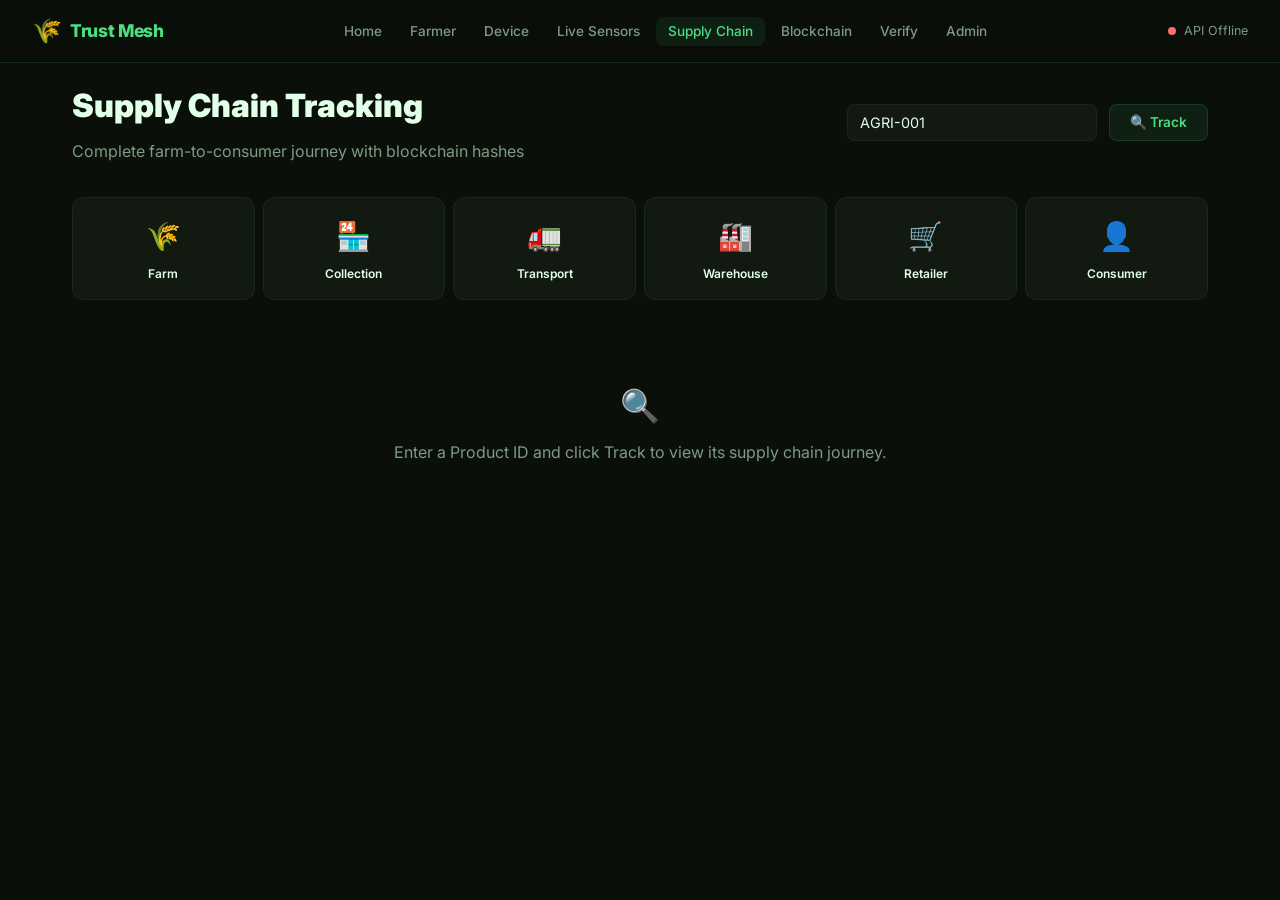
<file: frontend/supply.html>
<!DOCTYPE html>
<html lang="en">
<head>
<meta charset="UTF-8"><meta name="viewport" content="width=device-width,initial-scale=1">
<title>Supply Chain Tracking — Trust Mesh</title>
<link rel="preconnect" href="https://fonts.googleapis.com">
<link href="https://fonts.googleapis.com/css2?family=Inter:wght@300;400;500;600;700;800;900&family=JetBrains+Mono:wght@400;600&display=swap" rel="stylesheet">
<link rel="stylesheet" href="css/main.css">
<style>
.supply-page { padding: 80px 2rem 3rem; max-width: 1200px; margin: 0 auto; }
.stage-grid { display: grid; grid-template-columns: repeat(6, 1fr); gap: .5rem; margin-bottom: 2rem; }
.stage-box {
  display: flex; flex-direction: column; align-items: center; gap: .35rem;
  padding: 1rem .5rem; border-radius: var(--radius);
  background: var(--c-panel); border: 1px solid var(--c-border2);
  text-align: center; font-size: .75rem; font-weight: 600;
  transition: var(--transition); position: relative;
}
.stage-box.done   { border-color: rgba(74,222,128,.4); background: rgba(74,222,128,.06); }
.stage-box.active { border-color: rgba(250,204,21,.6); background: rgba(250,204,21,.06); }
.stage-icon { font-size: 1.75rem; }
.stage-connector {
  display: flex; align-items: center; justify-content: center;
  color: var(--c-text-dim); font-size: 1.2rem; padding-top: 1rem;
}
@media (max-width: 768px) { .stage-grid { grid-template-columns: repeat(3, 1fr); } }
</style>
</head>
<body>
<nav class="navbar">
  <div class="nav-brand"><div class="nav-logo">🌾</div><span class="nav-title">Trust Mesh</span></div>
  <ul class="nav-links">
    <li><a href="index.html">Home</a></li>
    <li><a href="farmer.html">Farmer</a></li>
    <li><a href="hardware.html">Device</a></li>
    <li><a href="monitor.html">Live Sensors</a></li>
    <li><a href="supply.html" class="active">Supply Chain</a></li>
    <li><a href="blockchain.html">Blockchain</a></li>
    <li><a href="verify.html">Verify</a></li>
    <li><a href="admin.html">Admin</a></li>
  </ul>
  <div class="nav-status"><div class="status-dot" id="apiDot"></div><span id="apiStatus">Connecting...</span></div>
</nav>

<div class="supply-page">
  <div style="display:flex;align-items:center;justify-content:space-between;margin-bottom:2rem;flex-wrap:wrap;gap:1rem">
    <div>
      <h1 class="page-title" style="font-size:2rem;padding:0">Supply Chain Tracking</h1>
      <p style="color:var(--c-text-muted)">Complete farm-to-consumer journey with blockchain hashes</p>
    </div>
    <div style="display:flex;gap:.75rem">
      <input type="text" id="supplyProductId" value="AGRI-001" style="padding:.5rem .75rem;border-radius:var(--radius-sm);background:rgba(255,255,255,.04);border:1px solid var(--c-border2);color:var(--c-text);font-family:var(--font-main)" placeholder="Product ID">
      <button class="btn" onclick="loadSupply()">🔍 Track</button>
    </div>
  </div>

  <!-- Stage Overview -->
  <div class="stage-grid">
    <div class="stage-box" id="stage-farm"><div class="stage-icon">🌾</div><span>Farm</span></div>
    <div class="stage-box" id="stage-collection"><div class="stage-icon">🏪</div><span>Collection</span></div>
    <div class="stage-box" id="stage-transport"><div class="stage-icon">🚛</div><span>Transport</span></div>
    <div class="stage-box" id="stage-warehouse"><div class="stage-icon">🏭</div><span>Warehouse</span></div>
    <div class="stage-box" id="stage-retailer"><div class="stage-icon">🛒</div><span>Retailer</span></div>
    <div class="stage-box" id="stage-consumer"><div class="stage-icon">👤</div><span>Consumer</span></div>
  </div>

  <!-- Product info -->
  <div id="productInfo" class="glass-card" style="margin-bottom:2rem;display:none">
    <div id="productInfoContent"></div>
  </div>

  <!-- Timeline -->
  <div id="timelineContainer">
    <div style="text-align:center;padding:3rem;color:var(--c-text-muted)">
      <div style="font-size:2rem;margin-bottom:.5rem">🔍</div>
      Enter a Product ID and click Track to view its supply chain journey.
    </div>
  </div>
</div>

<script src="js/api.js"></script>
<script src="js/app.js"></script>
<script>
const STAGE_MAP = {
  'FARM_HARVESTED':              'stage-farm',
  'COLLECTION_CENTER_RECEIVED':  'stage-collection',
  'TRANSPORT_DISPATCHED':        'stage-transport',
  'WAREHOUSE_RECEIVED':          'stage-warehouse',
  'RETAILER_RECEIVED':           'stage-retailer',
  'CONSUMER_DELIVERED':          'stage-consumer',
};

const EVENT_LABELS = {
  'FARM_HARVESTED':              '🌾 Farm Harvested',
  'COLLECTION_CENTER_RECEIVED':  '🏪 Collection Center',
  'TRANSPORT_DISPATCHED':        '🚛 Transport Dispatched',
  'WAREHOUSE_RECEIVED':          '🏭 Warehouse Received',
  'RETAILER_RECEIVED':           '🛒 Retailer Received',
  'CONSUMER_DELIVERED':          '👤 Consumer Delivered',
  'GENESIS':                     '⛓️ Product Registered',
  'SENSOR_DATA':                 '📡 Sensor Reading',
  'PRODUCT_REGISTERED':          '📋 Product Registered',
};

async function loadSupply() {
  const pid = document.getElementById('supplyProductId').value.trim();
  if (!pid) return;

  document.getElementById('timelineContainer').innerHTML = '<div class="spinner"></div>';

  // Reset stages
  document.querySelectorAll('.stage-box').forEach(s => s.className = 'stage-box');

  try {
    const res = await API.verifyProduct(pid);

    // Product info
    const p = res.product;
    document.getElementById('productInfo').style.display = 'block';
    document.getElementById('productInfoContent').innerHTML = `
      <div style="display:flex;align-items:center;gap:2rem;flex-wrap:wrap">
        <div>
          <div style="font-size:.72rem;color:var(--c-text-muted);text-transform:uppercase;letter-spacing:.08em">Product</div>
          <div style="font-size:1.25rem;font-weight:800">${p.name}</div>
          <div style="color:var(--c-text-muted);font-size:.85rem">${p.product_id} · ${p.category}</div>
        </div>
        <div>
          <div style="font-size:.72rem;color:var(--c-text-muted);text-transform:uppercase">Farmer</div>
          <div style="font-weight:600">${p.farmer_name}</div>
          <div style="font-size:.82rem;color:var(--c-text-muted)">${p.farmer_location}</div>
        </div>
        <div>
          <div style="font-size:.72rem;color:var(--c-text-muted);text-transform:uppercase">Harvest Date</div>
          <div style="font-weight:600">${p.harvest_date || '—'}</div>
        </div>
        <div>
          <div style="font-size:.72rem;color:var(--c-text-muted);text-transform:uppercase">Status</div>
          ${statusBadge(p.status)}
        </div>
        <div style="margin-left:auto">
          <div style="font-size:.72rem;color:var(--c-text-muted);text-transform:uppercase">Blockchain</div>
          ${res.verified ? '<div class="badge badge-green" style="font-size:.85rem">✓ CHAIN VALID</div>' : '<div class="badge badge-red" style="font-size:.85rem">⚠ TAMPERED</div>'}
        </div>
      </div>`;

    // Update stage boxes
    const events = res.supply_journey || [];
    let lastStage = null;
    events.forEach(ev => {
      const stageId = STAGE_MAP[ev.event_type];
      if (stageId) {
        document.getElementById(stageId).classList.add('done');
        lastStage = stageId;
      }
    });
    if (lastStage) {
      // Mark the NEXT stage as active
      const order = ['stage-farm','stage-collection','stage-transport','stage-warehouse','stage-retailer','stage-consumer'];
      const idx = order.indexOf(lastStage);
      if (idx + 1 < order.length) document.getElementById(order[idx+1]).classList.add('active');
    }

    // Timeline
    if (!events.length) {
      document.getElementById('timelineContainer').innerHTML =
        '<div style="text-align:center;padding:2rem;color:var(--c-text-muted)">No supply chain events recorded yet. Register events from the Farmer dashboard.</div>';
      return;
    }

    document.getElementById('timelineContainer').innerHTML = `
      <h3 style="margin-bottom:1.5rem">Supply Journey Timeline</h3>
      <div class="timeline">
        ${events.map(ev => `
          <div class="timeline-item">
            <div class="timeline-dot done">✓</div>
            <div class="timeline-card">
              <div class="timeline-title">${EVENT_LABELS[ev.event_type] || ev.event_type}</div>
              <div class="timeline-meta">
                <span>📍 ${ev.location || '—'}</span>
                <span>👤 ${ev.actor_name || ev.user_id}</span>
                <span>🕐 ${formatDT(ev.created_at)}</span>
                ${ev.notes ? `<span>📝 ${ev.notes}</span>` : ''}
              </div>
              <div class="timeline-hash">
                <span style="color:var(--c-text-dim);font-size:.68rem">Hash: </span>
                <span style="color:var(--c-green)">${ev.data_hash || '—'}</span>
              </div>
            </div>
          </div>`).join('')}
      </div>`;

  } catch(e) {
    document.getElementById('timelineContainer').innerHTML =
      `<div class="badge badge-red" style="margin:2rem auto;display:block;width:fit-content;padding:.75rem 1.5rem">❌ ${e.message}</div>`;
    toast(e.message, 'error');
  }
}

// Check URL param
const urlParam = new URLSearchParams(window.location.search).get('id');
if (urlParam) {
  document.getElementById('supplyProductId').value = urlParam;
  loadSupply();
}
</script>
</body>
</html>
</file>
<file: frontend/css/main.css>
/* ============================================================
   Trust Mesh Design System — main.css
   Dark theme with green/gold accents, glassmorphism
   ============================================================ */

/* ---- Reset & Variables ---------------------------------------- */
*, *::before, *::after { box-sizing: border-box; margin: 0; padding: 0; }

:root {
  --c-bg:        #0a0f0a;
  --c-surface:   #111811;
  --c-panel:     rgba(20,30,20,.75);
  --c-border:    rgba(74,222,128,.15);
  --c-border2:   rgba(74,222,128,.08);

  --c-green:     #4ade80;
  --c-green-d:   #16a34a;
  --c-green-glow:#4ade8033;
  --c-gold:      #facc15;
  --c-gold-d:    #a16207;
  --c-red:       #f87171;
  --c-blue:      #60a5fa;
  --c-purple:    #a78bfa;
  --c-orange:    #fb923c;

  --c-text:      #e2ffe8;
  --c-text-muted:#7d9b82;
  --c-text-dim:  #3d5c42;

  --radius:      12px;
  --radius-sm:   8px;
  --radius-lg:   20px;
  --blur:        blur(20px);
  --shadow:      0 8px 32px rgba(0,0,0,.6);
  --shadow-green: 0 0 30px rgba(74,222,128,.15);

  --transition:  all .25s cubic-bezier(.4,0,.2,1);
  --transition-slow: all .5s cubic-bezier(.4,0,.2,1);

  --font-main:   'Inter', system-ui, sans-serif;
  --font-mono:   'JetBrains Mono', monospace;
}

html { scroll-behavior: smooth; }
body {
  font-family: var(--font-main);
  background: var(--c-bg);
  color: var(--c-text);
  min-height: 100vh;
  overflow-x: hidden;
  line-height: 1.6;
}

/* ---- Scrollbar ------------------------------------------------ */
::-webkit-scrollbar { width: 6px; }
::-webkit-scrollbar-track { background: var(--c-bg); }
::-webkit-scrollbar-thumb { background: var(--c-green-d); border-radius: 3px; }

/* ---- Navbar --------------------------------------------------- */
.navbar {
  position: fixed; top: 0; left: 0; right: 0; z-index: 1000;
  display: flex; align-items: center; gap: 1rem;
  padding: .75rem 2rem;
  background: rgba(10,15,10,.85);
  backdrop-filter: var(--blur);
  border-bottom: 1px solid var(--c-border);
}
.nav-brand { display: flex; align-items: center; gap: .5rem; text-decoration: none; }
.nav-logo  { font-size: 1.5rem; }
.nav-title { font-size: 1.1rem; font-weight: 800; color: var(--c-green); letter-spacing: -.02em; }
.nav-sub   { font-size: .65rem; color: var(--c-text-muted); font-weight: 500; margin-left: .25rem; }
.nav-links { display: flex; gap: .25rem; list-style: none; margin: 0 auto; }
.nav-links a {
  color: var(--c-text-muted); text-decoration: none;
  padding: .4rem .75rem; border-radius: var(--radius-sm);
  font-size: .85rem; font-weight: 500;
  transition: var(--transition);
}
.nav-links a:hover, .nav-links a.active {
  color: var(--c-green); background: rgba(74,222,128,.08);
}
.nav-status {
  display: flex; align-items: center; gap: .5rem;
  font-size: .78rem; color: var(--c-text-muted);
}
.status-dot {
  width: 8px; height: 8px; border-radius: 50%;
  background: var(--c-red); transition: var(--transition);
}
.status-dot.ok { background: var(--c-green); box-shadow: 0 0 8px var(--c-green); }

/* ---- Hero ----------------------------------------------------- */
.hero {
  position: relative; min-height: 100vh;
  display: flex; align-items: center; justify-content: center;
  padding: 7rem 2rem 4rem;
  overflow: hidden;
}
.hero-bg { position: absolute; inset: 0; z-index: 0; }
.hero-orb {
  position: absolute; border-radius: 50%;
  filter: blur(80px); opacity: .25;
  animation: float 8s ease-in-out infinite;
}
.orb1 { width: 600px; height: 600px; top: -200px; left: -200px;  background: radial-gradient(circle, #16a34a, transparent); }
.orb2 { width: 400px; height: 400px; bottom: -100px; right: -100px; background: radial-gradient(circle, #facc15, transparent); animation-delay: -3s; }
.orb3 { width: 300px; height: 300px; top: 40%; left: 60%; background: radial-gradient(circle, #4ade80, transparent); animation-delay: -6s; }
.grid-overlay {
  position: absolute; inset: 0;
  background-image: linear-gradient(rgba(74,222,128,.05) 1px, transparent 1px),
                    linear-gradient(90deg, rgba(74,222,128,.05) 1px, transparent 1px);
  background-size: 60px 60px;
}
@keyframes float { 0%,100%{transform:translate(0,0)} 50%{transform:translate(20px,-20px)} }

.hero-content { position: relative; z-index: 1; text-align: center; max-width: 860px; }
.hero-badge {
  display: inline-flex; align-items: center; gap: .5rem;
  padding: .4rem 1rem; margin-bottom: 1.5rem;
  background: rgba(250,204,21,.1); border: 1px solid rgba(250,204,21,.3);
  border-radius: 100px; font-size: .82rem; color: var(--c-gold); font-weight: 600;
}
.hero-title { font-size: clamp(2.5rem, 6vw, 4.5rem); font-weight: 900; line-height: 1.1; margin-bottom: 1.25rem; }
.gradient-text {
  background: linear-gradient(135deg, var(--c-green), var(--c-gold));
  -webkit-background-clip: text; -webkit-text-fill-color: transparent;
  background-clip: text;
}
.hero-desc { font-size: 1.1rem; color: var(--c-text-muted); max-width: 640px; margin: 0 auto 2rem; line-height: 1.7; }
.hero-actions { display: flex; gap: 1rem; justify-content: center; flex-wrap: wrap; margin-bottom: 3rem; }

/* Buttons */
.btn-primary {
  padding: .8rem 2rem; border-radius: var(--radius);
  background: linear-gradient(135deg, var(--c-green-d), var(--c-green));
  color: #0a0f0a; font-weight: 700; font-size: .95rem;
  text-decoration: none; transition: var(--transition);
  box-shadow: 0 4px 20px var(--c-green-glow);
}
.btn-primary:hover { transform: translateY(-2px); box-shadow: 0 8px 30px var(--c-green-glow); }
.btn-secondary {
  padding: .8rem 2rem; border-radius: var(--radius);
  background: rgba(74,222,128,.1); border: 1px solid var(--c-border);
  color: var(--c-green); font-weight: 600; font-size: .95rem;
  text-decoration: none; transition: var(--transition);
}
.btn-secondary:hover { background: rgba(74,222,128,.18); transform: translateY(-2px); }
.btn-ghost {
  padding: .8rem 1.5rem; color: var(--c-text-muted); font-size: .95rem;
  text-decoration: none; transition: var(--transition);
}
.btn-ghost:hover { color: var(--c-text); }
.btn { /* generic button */
  display: inline-flex; align-items: center; gap: .5rem;
  padding: .6rem 1.25rem; border-radius: var(--radius-sm);
  border: 1px solid var(--c-border); background: rgba(74,222,128,.08);
  color: var(--c-green); font-size: .85rem; font-weight: 600;
  cursor: pointer; transition: var(--transition); font-family: var(--font-main);
}
.btn:hover { background: rgba(74,222,128,.16); transform: translateY(-1px); }
.btn-danger {
  border-color: rgba(248,113,113,.3); background: rgba(248,113,113,.08); color: var(--c-red);
}
.btn-danger:hover { background: rgba(248,113,113,.16); }
.btn-gold {
  border-color: rgba(250,204,21,.3); background: rgba(250,204,21,.08); color: var(--c-gold);
}
.btn-gold:hover { background: rgba(250,204,21,.16); }

.hero-stats { display: flex; gap: 2rem; justify-content: center; flex-wrap: wrap; }
.hstat { display: flex; flex-direction: column; align-items: center; }
.hstat-val { font-size: 2rem; font-weight: 800; color: var(--c-green); font-variant-numeric: tabular-nums; }
.hstat-label { font-size: .78rem; color: var(--c-text-muted); font-weight: 500; }

/* ---- Sections ------------------------------------------------- */
.section { padding: 5rem 2rem; max-width: 1280px; margin: 0 auto; }
.dark-section { background: rgba(0,0,0,.4); max-width: 100%; padding: 5rem 2rem; }
.dark-section > * { max-width: 1280px; margin-left: auto; margin-right: auto; }
.section-header { text-align: center; margin-bottom: 3rem; }
.section-header h2 { font-size: clamp(1.8rem, 4vw, 2.8rem); font-weight: 800; margin-bottom: .75rem; }
.section-header p   { color: var(--c-text-muted); font-size: 1rem; }

/* ---- Feature Grid --------------------------------------------- */
.feature-grid { display: grid; grid-template-columns: repeat(auto-fit, minmax(300px, 1fr)); gap: 1.25rem; }
.feature-card {
  padding: 1.75rem; border-radius: var(--radius-lg);
  background: var(--c-panel); backdrop-filter: var(--blur);
  border: 1px solid var(--c-border2);
  transition: var(--transition); position: relative; overflow: hidden;
}
.feature-card::before {
  content: ''; position: absolute; inset: 0;
  background: linear-gradient(135deg, rgba(74,222,128,.04), transparent);
  opacity: 0; transition: var(--transition);
}
.feature-card:hover { border-color: var(--c-border); transform: translateY(-4px); box-shadow: var(--shadow-green); }
.feature-card:hover::before { opacity: 1; }
.feature-icon { font-size: 2.25rem; margin-bottom: 1rem; }
.feature-card h3 { font-size: 1.1rem; font-weight: 700; margin-bottom: .6rem; color: var(--c-text); }
.feature-card p  { color: var(--c-text-muted); font-size: .88rem; line-height: 1.65; margin-bottom: 1rem; }
.feature-link { color: var(--c-green); font-size: .85rem; font-weight: 600; text-decoration: none; }
.feature-link:hover { text-decoration: underline; }

/* ---- Architecture Flow ---------------------------------------- */
.arch-flow {
  display: flex; align-items: center; justify-content: center;
  gap: .75rem; flex-wrap: wrap;
}
.arch-node {
  display: flex; flex-direction: column; align-items: center; gap: .35rem;
  padding: 1.25rem 1.5rem; border-radius: var(--radius);
  background: var(--c-panel); backdrop-filter: var(--blur);
  border: 1px solid var(--c-border2); min-width: 110px;
  transition: var(--transition);
}
.arch-node:hover { border-color: var(--c-green); transform: translateY(-3px); }
.arch-node .arch-icon { font-size: 1.75rem; }
.arch-node strong   { font-size: .85rem; font-weight: 700; }
.arch-node small    { font-size: .7rem; color: var(--c-text-muted); text-align: center; }
.sensor-node { border-color: rgba(96,165,250,.3); }
.api-node    { border-color: rgba(74,222,128,.3); }
.db-node     { border-color: rgba(167,139,250,.3); }
.chain-node  { border-color: rgba(250,204,21,.3); }
.dash-node   { border-color: rgba(251,146,60,.3); }
.arch-arrow {
  font-size: .7rem; color: var(--c-text-dim); text-align: center;
  font-weight: 600; font-family: var(--font-mono); padding: .25rem;
}

/* ---- Tech Grid ------------------------------------------------ */
.tech-grid { display: flex; flex-wrap: wrap; gap: .75rem; justify-content: center; }
.tech-item {
  display: flex; align-items: center; gap: .5rem;
  padding: .5rem 1rem; border-radius: 100px;
  background: var(--c-panel); border: 1px solid var(--c-border2);
  font-size: .83rem; font-weight: 500;
}
.tech-badge {
  padding: .2rem .5rem; border-radius: 4px;
  font-size: .65rem; font-weight: 700; letter-spacing: .05em;
}
.tech-badge.hardware { background: rgba(96,165,250,.2);  color: var(--c-blue); }
.tech-badge.backend  { background: rgba(74,222,128,.2);  color: var(--c-green); }
.tech-badge.chain    { background: rgba(250,204,21,.2);  color: var(--c-gold); }
.tech-badge.frontend { background: rgba(167,139,250,.2); color: var(--c-purple); }

/* ---- Glass Card ----------------------------------------------- */
.glass-card {
  background: var(--c-panel); backdrop-filter: var(--blur);
  border: 1px solid var(--c-border2); border-radius: var(--radius-lg);
  padding: 1.5rem;
}

/* ---- Metric Cards --------------------------------------------- */
.metric-grid { display: grid; grid-template-columns: repeat(auto-fit, minmax(180px, 1fr)); gap: 1rem; margin-bottom: 2rem; }
.metric-card {
  padding: 1.5rem; border-radius: var(--radius);
  background: var(--c-panel); backdrop-filter: var(--blur);
  border: 1px solid var(--c-border2);
  display: flex; flex-direction: column; gap: .5rem;
  transition: var(--transition);
}
.metric-card:hover { border-color: var(--c-border); transform: translateY(-2px); }
.metric-label { font-size: .75rem; font-weight: 600; color: var(--c-text-muted); text-transform: uppercase; letter-spacing: .08em; }
.metric-val   { font-size: 2rem; font-weight: 800; font-variant-numeric: tabular-nums; }
.metric-sub   { font-size: .75rem; color: var(--c-text-muted); }
.metric-icon  { font-size: 1.5rem; margin-bottom: .25rem; }
.metric-temp  { color: var(--c-orange); }
.metric-humid { color: var(--c-blue); }
.metric-gps   { color: var(--c-green); }
.metric-chain { color: var(--c-gold); }
.metric-ok    { color: var(--c-green); }
.metric-err   { color: var(--c-red); }

/* ---- Status Badge --------------------------------------------- */
.badge {
  display: inline-flex; align-items: center; gap: .3rem;
  padding: .2rem .6rem; border-radius: 100px;
  font-size: .72rem; font-weight: 700; letter-spacing: .04em;
}
.badge-green  { background: rgba(74,222,128,.15);  color: var(--c-green); }
.badge-red    { background: rgba(248,113,113,.15); color: var(--c-red); }
.badge-gold   { background: rgba(250,204,21,.15);  color: var(--c-gold); }
.badge-blue   { background: rgba(96,165,250,.15);  color: var(--c-blue); }
.badge-purple { background: rgba(167,139,250,.15); color: var(--c-purple); }
.badge-orange { background: rgba(251,146,60,.15);  color: var(--c-orange); }

/* ---- Table ---------------------------------------------------- */
.table-wrap { overflow-x: auto; }
table { width: 100%; border-collapse: collapse; font-size: .85rem; }
thead th {
  padding: .75rem 1rem; text-align: left;
  font-size: .72rem; font-weight: 700; color: var(--c-text-muted);
  text-transform: uppercase; letter-spacing: .08em;
  border-bottom: 1px solid var(--c-border2);
}
tbody td { padding: .75rem 1rem; border-bottom: 1px solid var(--c-border2); color: var(--c-text); }
tbody tr:last-child td { border-bottom: none; }
tbody tr:hover { background: rgba(74,222,128,.03); }
.mono { font-family: var(--font-mono); font-size: .8rem; color: var(--c-text-muted); }

/* ---- Forms ---------------------------------------------------- */
.form-grid { display: grid; grid-template-columns: repeat(auto-fit, minmax(240px, 1fr)); gap: 1rem; }
.form-group { display: flex; flex-direction: column; gap: .4rem; }
label { font-size: .8rem; font-weight: 600; color: var(--c-text-muted); }
input, select, textarea {
  padding: .65rem 1rem; border-radius: var(--radius-sm);
  background: rgba(255,255,255,.04); border: 1px solid var(--c-border2);
  color: var(--c-text); font-size: .9rem; font-family: var(--font-main);
  transition: var(--transition); outline: none;
}
input:focus, select:focus, textarea:focus {
  border-color: var(--c-green); box-shadow: 0 0 0 3px var(--c-green-glow);
}
select option { background: #111811; color: var(--c-text); }

/* ---- Supply Chain Timeline ------------------------------------ */
.timeline { position: relative; padding-left: 2.5rem; }
.timeline::before {
  content: ''; position: absolute; left: 1rem; top: 0; bottom: 0;
  width: 2px; background: linear-gradient(to bottom, var(--c-green), var(--c-gold), var(--c-purple));
}
.timeline-item { position: relative; margin-bottom: 1.75rem; }
.timeline-dot {
  position: absolute; left: -2rem; top: .25rem;
  width: 16px; height: 16px; border-radius: 50%;
  border: 2px solid var(--c-green); background: var(--c-bg);
  display: flex; align-items: center; justify-content: center;
  font-size: .55rem;
}
.timeline-dot.done  { background: var(--c-green); border-color: var(--c-green); }
.timeline-dot.active{ background: var(--c-gold); border-color: var(--c-gold); animation: pulse 2s infinite; }
@keyframes pulse { 0%,100%{box-shadow:0 0 0 0 rgba(250,204,21,.4)} 50%{box-shadow:0 0 0 8px rgba(250,204,21,0)} }
.timeline-card {
  padding: 1rem 1.25rem; border-radius: var(--radius);
  background: var(--c-panel); border: 1px solid var(--c-border2);
  transition: var(--transition);
}
.timeline-card:hover { border-color: var(--c-border); }
.timeline-title { font-weight: 700; font-size: .95rem; margin-bottom: .4rem; }
.timeline-meta  { font-size: .78rem; color: var(--c-text-muted); display: flex; gap: 1rem; flex-wrap: wrap; }
.timeline-hash  { font-family: var(--font-mono); font-size: .72rem; color: var(--c-text-dim); margin-top: .4rem; word-break: break-all; }

/* ---- Blockchain Block Card ------------------------------------ */
.block-card {
  padding: 1.25rem; border-radius: var(--radius);
  background: var(--c-panel); border: 1px solid var(--c-border2);
  margin-bottom: 1rem; position: relative; overflow: hidden;
  transition: var(--transition);
}
.block-card::before {
  content: ''; position: absolute; left: 0; top: 0; bottom: 0; width: 3px;
  background: linear-gradient(to bottom, var(--c-green), var(--c-gold));
}
.block-card:hover { border-color: var(--c-border); transform: translateX(4px); }
.block-header { display: flex; align-items: center; gap: .75rem; margin-bottom: .75rem; }
.block-index  { font-size: 1.75rem; font-weight: 900; color: var(--c-text-dim); font-family: var(--font-mono); }
.block-event  { font-weight: 700; font-size: .9rem; }
.block-ts     { font-size: .75rem; color: var(--c-text-muted); margin-left: auto; }
.hash-row { font-family: var(--font-mono); font-size: .72rem; margin-top: .3rem; }
.hash-label { color: var(--c-text-dim); display: inline-block; width: 80px; font-size: .68rem; }
.hash-val   { color: var(--c-green); word-break: break-all; }
.prev-hash  { color: var(--c-text-muted); }
.block-valid   { color: var(--c-green); font-size: .75rem; font-weight: 700; }
.block-tampered{ color: var(--c-red); font-size: .75rem; font-weight: 700; animation: tamperBlink .5s infinite; }
@keyframes tamperBlink { 0%,100%{opacity:1} 50%{opacity:.3} }

/* ---- Page Header --------------------------------------------- */
.page-header {
  padding: 7rem 2rem 2rem;
  background: linear-gradient(to bottom, rgba(10,15,10,.98), transparent);
}
.page-title { font-size: clamp(2rem, 4vw, 3rem); font-weight: 900; margin-bottom: .5rem; }
.page-sub   { color: var(--c-text-muted); font-size: 1rem; }

/* ---- QR Verify ----------------------------------------------- */
.verify-result {
  text-align: center; padding: 3rem;
  border-radius: var(--radius-lg);
  background: var(--c-panel); border: 1px solid var(--c-border2);
}
.verify-icon { font-size: 4rem; margin-bottom: 1rem; }
.verify-ok   { border-color: rgba(74,222,128,.3); }
.verify-fail { border-color: rgba(248,113,113,.3); }
.verify-title{ font-size: 1.75rem; font-weight: 800; margin-bottom: .5rem; }

/* ---- Alert / Toast ------------------------------------------- */
.toast-container { position: fixed; bottom: 1.5rem; right: 1.5rem; z-index: 9999; display: flex; flex-direction: column; gap: .5rem; }
.toast {
  padding: .85rem 1.25rem; border-radius: var(--radius);
  background: var(--c-panel); backdrop-filter: var(--blur);
  border: 1px solid var(--c-border); font-size: .88rem;
  box-shadow: var(--shadow); animation: slideIn .3s ease;
  max-width: 380px;
}
.toast-success{ border-color: rgba(74,222,128,.4); }
.toast-error  { border-color: rgba(248,113,113,.4); color: var(--c-red); }
@keyframes slideIn { from{transform:translateX(100%);opacity:0} to{transform:translateX(0);opacity:1} }

/* ---- Demo float button --------------------------------------- */
.demo-float { position: fixed; bottom: 1.5rem; left: 1.5rem; z-index: 1000; }
.btn-demo {
  padding: .75rem 1.5rem; border-radius: 100px;
  background: linear-gradient(135deg, var(--c-gold-d), var(--c-gold));
  color: #0a0f0a; font-weight: 800; font-size: .85rem;
  border: none; cursor: pointer; box-shadow: 0 4px 20px rgba(250,204,21,.3);
  transition: var(--transition); font-family: var(--font-main);
}
.btn-demo:hover { transform: scale(1.05); box-shadow: 0 8px 30px rgba(250,204,21,.4); }

/* ---- Sim Banner ---------------------------------------------- */
.sim-banner {
  position: fixed; top: 60px; left: 0; right: 0; z-index: 999;
  padding: .65rem 2rem; background: rgba(248,113,113,.15);
  border-bottom: 1px solid rgba(248,113,113,.3); color: var(--c-red);
  font-size: .85rem; display: flex; align-items: center; gap: 1rem;
  justify-content: center;
}
.sim-stop-btn {
  padding: .25rem .75rem; border-radius: var(--radius-sm);
  background: rgba(248,113,113,.2); border: 1px solid rgba(248,113,113,.4);
  color: var(--c-red); font-size: .78rem; cursor: pointer; font-family: var(--font-main);
}

/* ---- Footer -------------------------------------------------- */
.footer {
  border-top: 1px solid var(--c-border2);
  padding: 2rem; margin-top: 4rem;
}
.footer-content { max-width: 1280px; margin: 0 auto; display: flex; gap: 2rem; align-items: center; flex-wrap: wrap; }
.footer-brand  { font-weight: 700; color: var(--c-green); }
.footer-links  { display: flex; gap: 1.5rem; }
.footer-links a{ color: var(--c-text-muted); text-decoration: none; font-size: .85rem; }
.footer-links a:hover { color: var(--c-text); }
.footer-note   { color: var(--c-text-dim); font-size: .75rem; margin-left: auto; max-width: 400px; }

/* ---- Dashboard Grid ------------------------------------------ */
.dashboard-layout { display: grid; grid-template-columns: 300px 1fr; gap: 1.5rem; padding: 1.5rem; max-width: 1600px; margin: 0 auto; }
.sidebar { display: flex; flex-direction: column; gap: 1rem; }
.main-content { display: flex; flex-direction: column; gap: 1.5rem; }

/* ---- Loading ------------------------------------------------- */
.spinner {
  width: 32px; height: 32px; border: 3px solid var(--c-border);
  border-top-color: var(--c-green); border-radius: 50%;
  animation: spin 1s linear infinite; margin: 2rem auto; display: block;
}
@keyframes spin { to { transform: rotate(360deg); } }

/* ---- Responsive ---------------------------------------------- */
@media (max-width: 768px) {
  .nav-links { display: none; }
  .hero-actions { flex-direction: column; align-items: center; }
  .arch-flow { flex-direction: column; }
  .arch-arrow { transform: rotate(90deg); }
  .dashboard-layout { grid-template-columns: 1fr; }
}
</file>
